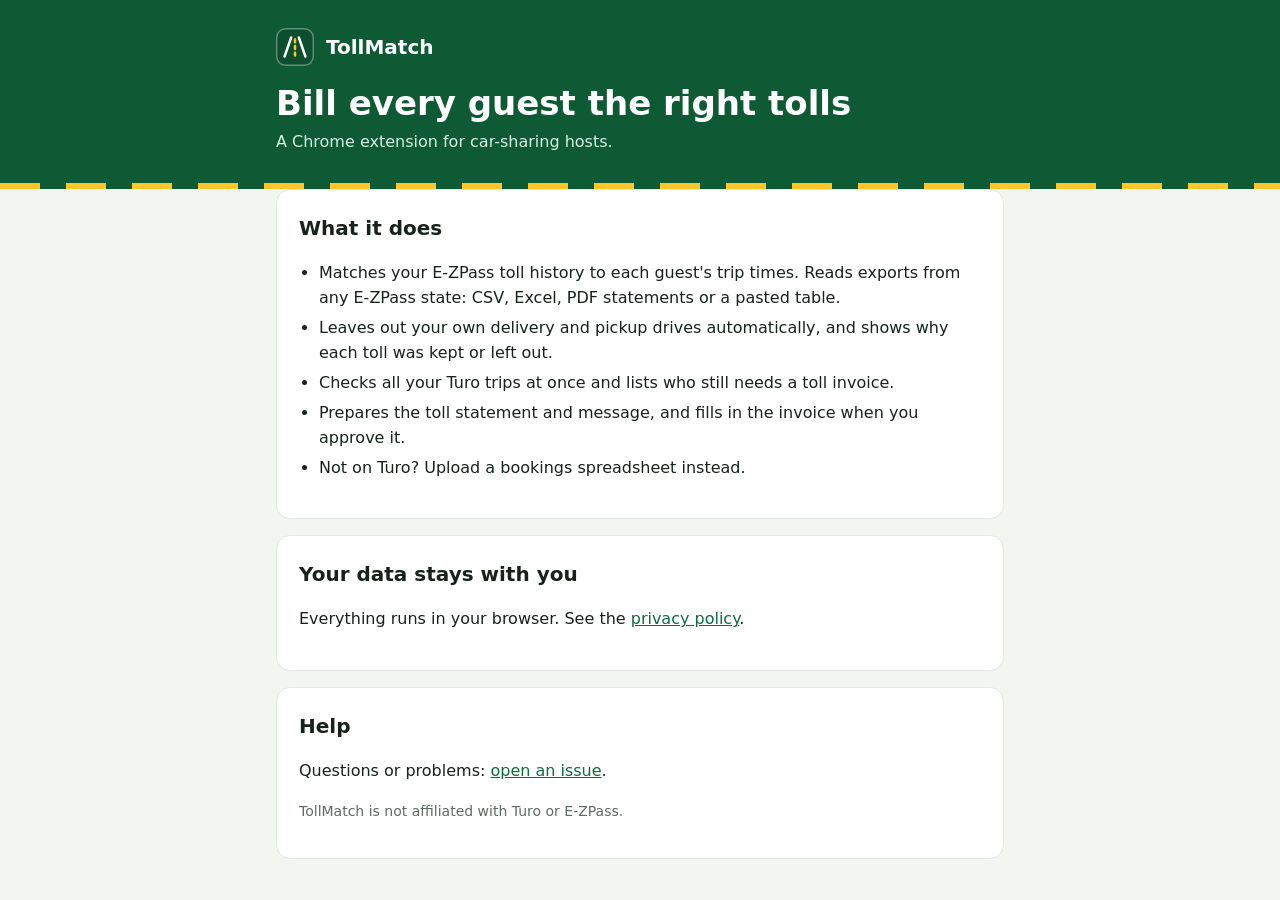
<file: index.html>
<!doctype html><html lang="en"><head><meta charset="utf-8"><meta name="viewport" content="width=device-width,initial-scale=1"><title>TollMatch</title><meta name="description" content="Bill every car-sharing guest the right tolls."><link rel="stylesheet" href="style.css"></head><body>
<header><div class="wrap"><span class="brand"><svg width="38" height="38" viewBox="0 0 40 40" aria-hidden="true"><rect x=".75" y=".75" width="38.5" height="38.5" rx="9.5" fill="#0b4f2e" stroke="rgba(255,255,255,.35)" stroke-width="1.5"/><path d="M9 30 L16 10 M31 30 L24 10" stroke="#fff" stroke-width="2.6" stroke-linecap="round"/><path d="M20 12v3M20 19v3M20 26v3" stroke="#ffc629" stroke-width="2.6" stroke-linecap="round"/></svg> TollMatch</span><h1>Bill every guest the right tolls</h1><p>A Chrome extension for car-sharing hosts.</p></div></header>
<main class="wrap">
<div class="card"><h2>What it does</h2><ul>
<li>Matches your E-ZPass toll history to each guest's trip times. Reads exports from any E-ZPass state: CSV, Excel, PDF statements or a pasted table.</li>
<li>Leaves out your own delivery and pickup drives automatically, and shows why each toll was kept or left out.</li>
<li>Checks all your Turo trips at once and lists who still needs a toll invoice.</li>
<li>Prepares the toll statement and message, and fills in the invoice when you approve it.</li>
<li>Not on Turo? Upload a bookings spreadsheet instead.</li>
</ul></div>
<div class="card"><h2>Your data stays with you</h2><p>Everything runs in your browser. See the <a href="privacy.html">privacy policy</a>.</p></div>
<div class="card"><h2>Help</h2><p>Questions or problems: <a href="https://github.com/Nehelaaa/tollmatch/issues">open an issue</a>.</p><p class="muted">TollMatch is not affiliated with Turo or E-ZPass.</p></div>
</main></body></html>
</file>
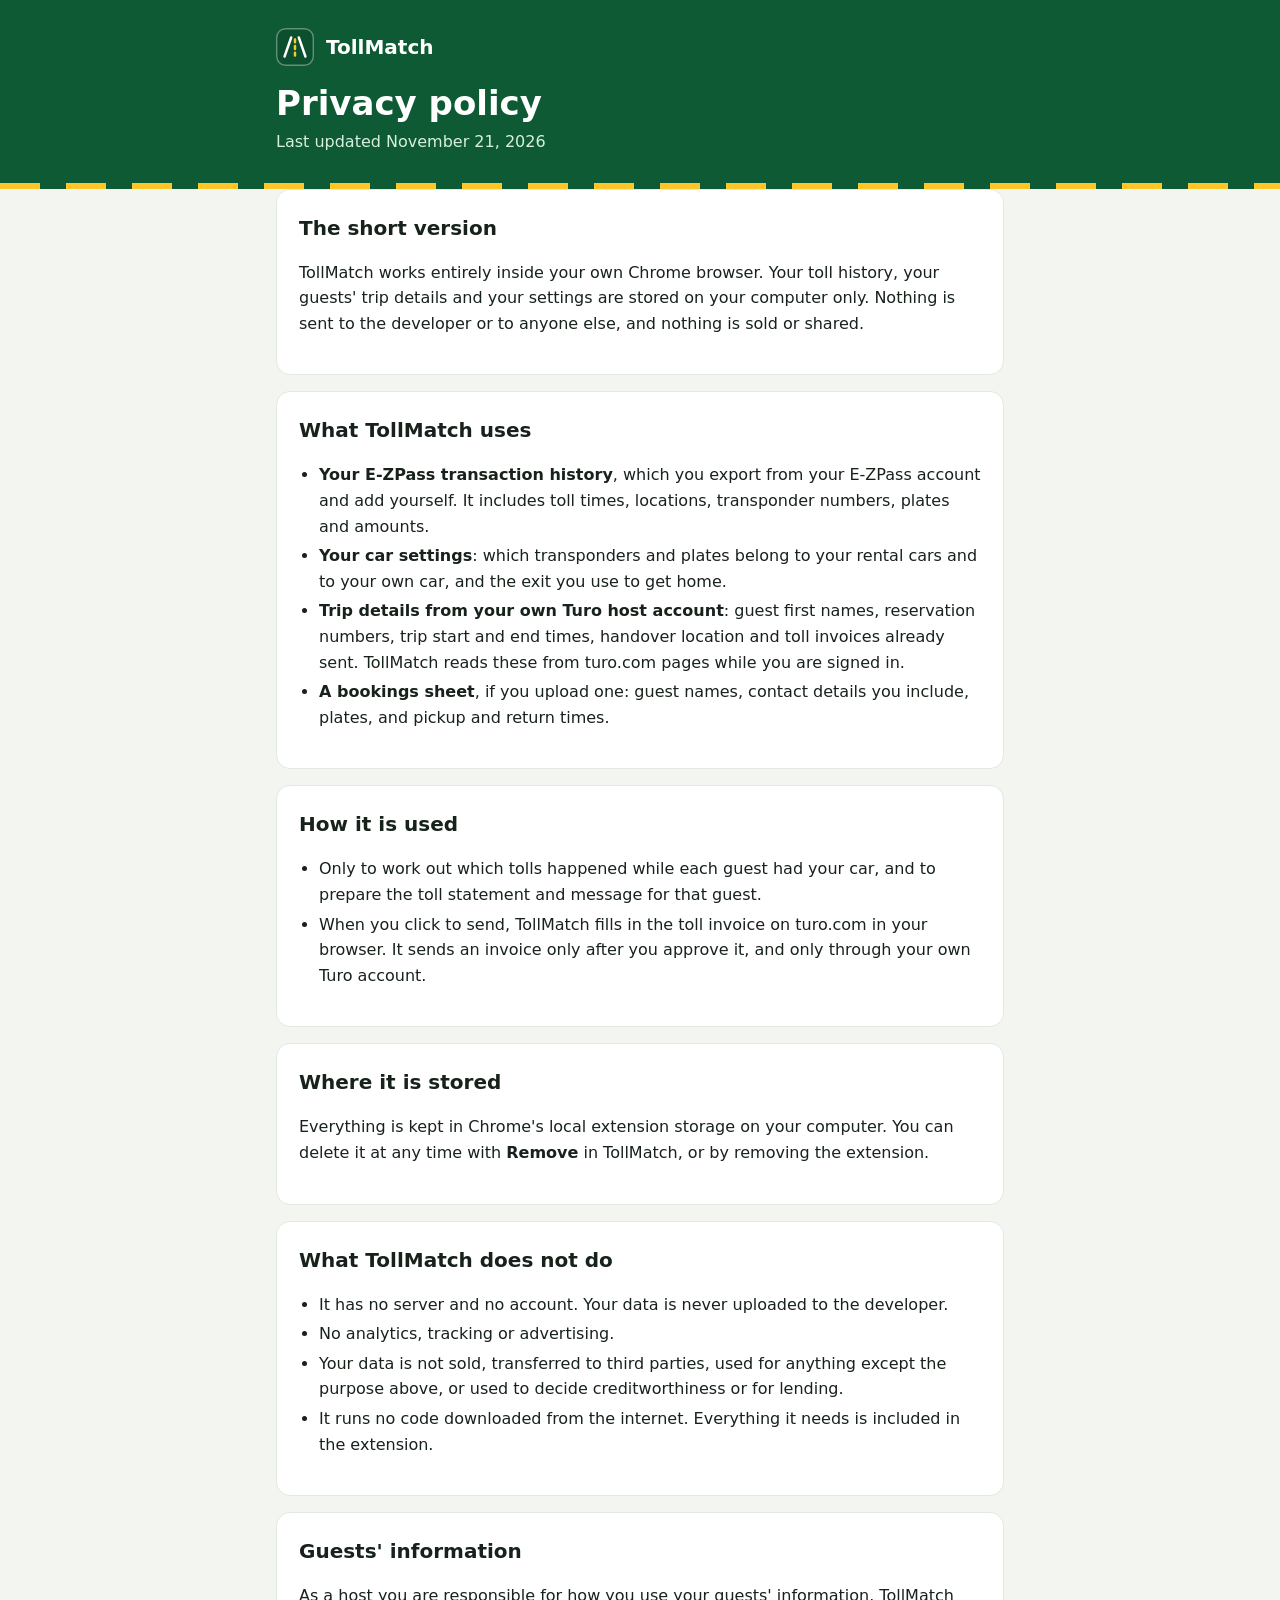
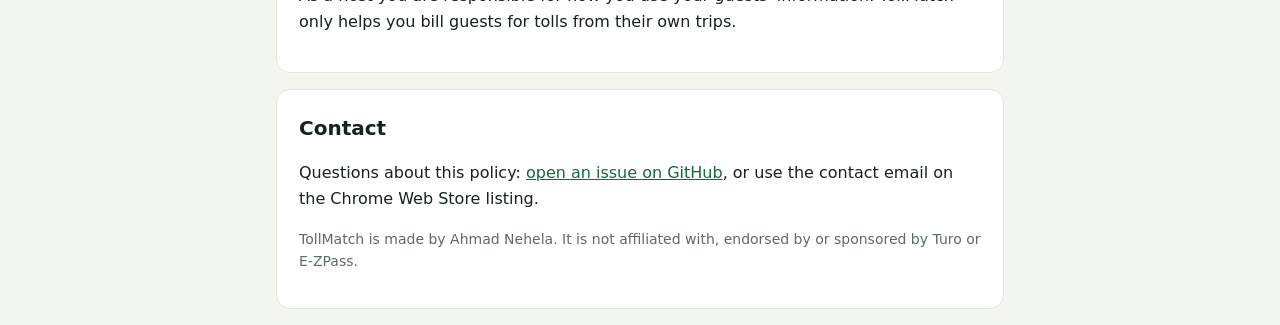
<file: privacy.html>
<!doctype html><html lang="en"><head><meta charset="utf-8"><meta name="viewport" content="width=device-width,initial-scale=1"><title>TollMatch Privacy Policy</title><link rel="stylesheet" href="style.css"></head><body>
<header><div class="wrap"><a class="brand" href="./"><svg width="38" height="38" viewBox="0 0 40 40" aria-hidden="true"><rect x=".75" y=".75" width="38.5" height="38.5" rx="9.5" fill="#0b4f2e" stroke="rgba(255,255,255,.35)" stroke-width="1.5"/><path d="M9 30 L16 10 M31 30 L24 10" stroke="#fff" stroke-width="2.6" stroke-linecap="round"/><path d="M20 12v3M20 19v3M20 26v3" stroke="#ffc629" stroke-width="2.6" stroke-linecap="round"/></svg> TollMatch</a><h1>Privacy policy</h1><p>Last updated November 21, 2026</p></div></header>
<main class="wrap">
<div class="card"><h2>The short version</h2><p>TollMatch works entirely inside your own Chrome browser. Your toll history, your guests' trip details and your settings are stored on your computer only. Nothing is sent to the developer or to anyone else, and nothing is sold or shared.</p></div>
<div class="card"><h2>What TollMatch uses</h2><ul>
<li><b>Your E-ZPass transaction history</b>, which you export from your E-ZPass account and add yourself. It includes toll times, locations, transponder numbers, plates and amounts.</li>
<li><b>Your car settings</b>: which transponders and plates belong to your rental cars and to your own car, and the exit you use to get home.</li>
<li><b>Trip details from your own Turo host account</b>: guest first names, reservation numbers, trip start and end times, handover location and toll invoices already sent. TollMatch reads these from turo.com pages while you are signed in.</li>
<li><b>A bookings sheet</b>, if you upload one: guest names, contact details you include, plates, and pickup and return times.</li>
</ul></div>
<div class="card"><h2>How it is used</h2><ul>
<li>Only to work out which tolls happened while each guest had your car, and to prepare the toll statement and message for that guest.</li>
<li>When you click to send, TollMatch fills in the toll invoice on turo.com in your browser. It sends an invoice only after you approve it, and only through your own Turo account.</li>
</ul></div>
<div class="card"><h2>Where it is stored</h2><p>Everything is kept in Chrome's local extension storage on your computer. You can delete it at any time with <b>Remove</b> in TollMatch, or by removing the extension.</p></div>
<div class="card"><h2>What TollMatch does not do</h2><ul>
<li>It has no server and no account. Your data is never uploaded to the developer.</li>
<li>No analytics, tracking or advertising.</li>
<li>Your data is not sold, transferred to third parties, used for anything except the purpose above, or used to decide creditworthiness or for lending.</li>
<li>It runs no code downloaded from the internet. Everything it needs is included in the extension.</li>
</ul></div>
<div class="card"><h2>Guests' information</h2><p>As a host you are responsible for how you use your guests' information. TollMatch only helps you bill guests for tolls from their own trips.</p></div>
<div class="card"><h2>Contact</h2><p>Questions about this policy: <a href="https://github.com/Nehelaaa/tollmatch/issues">open an issue on GitHub</a>, or use the contact email on the Chrome Web Store listing.</p><p class="muted">TollMatch is made by Ahmad Nehela. It is not affiliated with, endorsed by or sponsored by Turo or E-ZPass.</p></div>
</main></body></html>
</file>
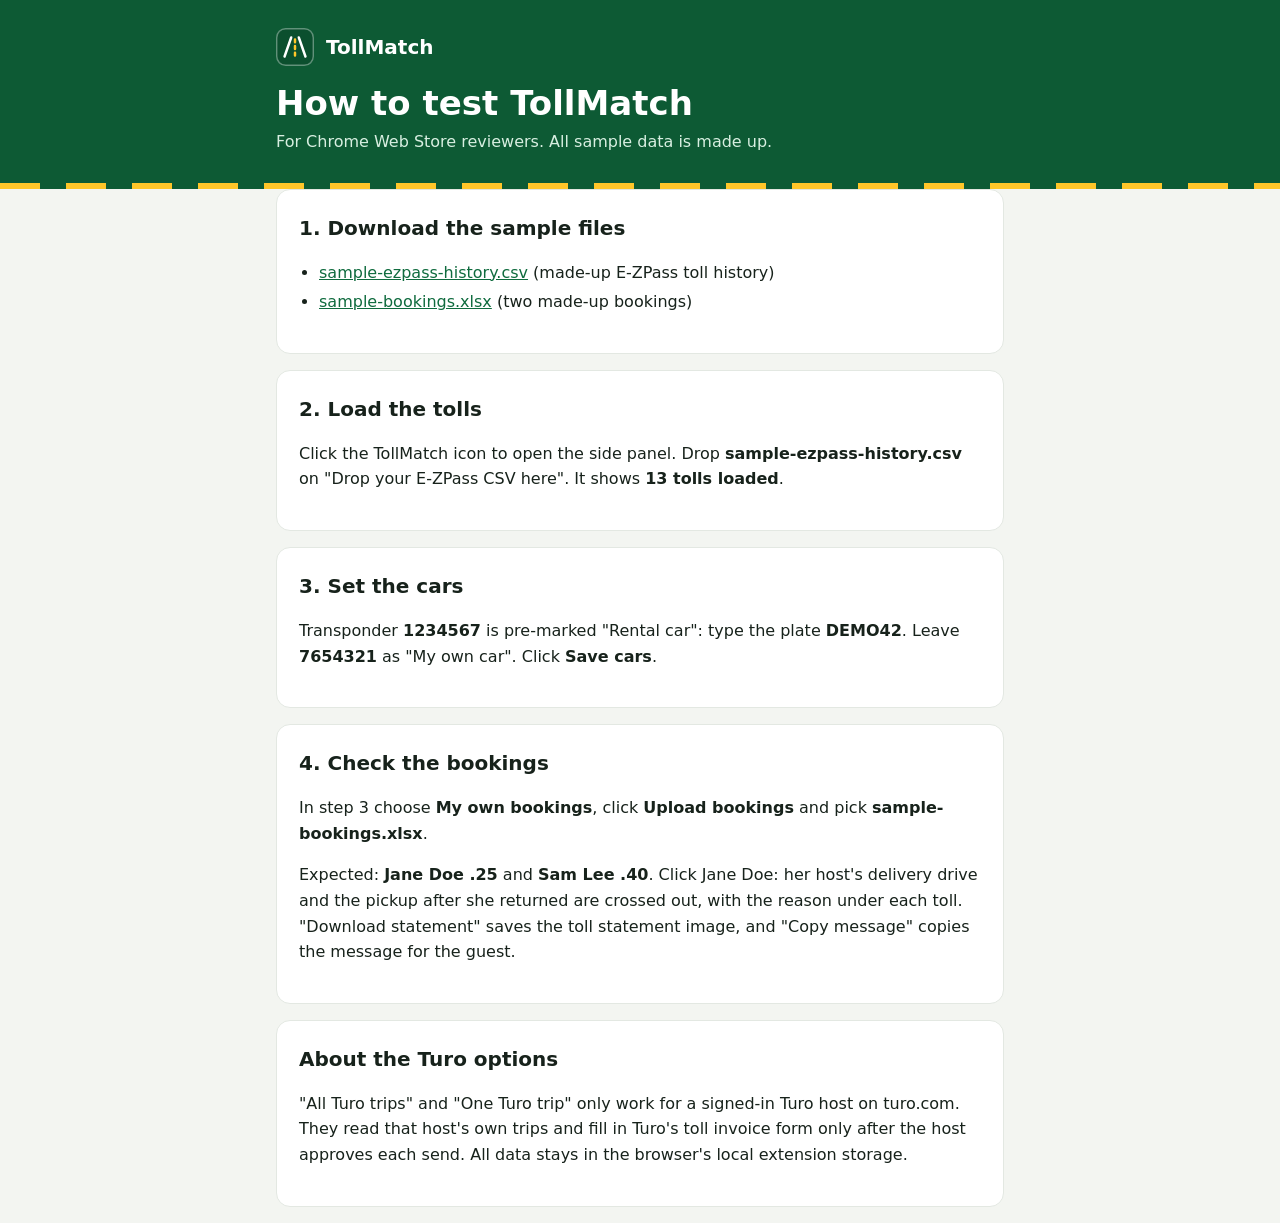
<file: test.html>
<!doctype html><html lang="en"><head><meta charset="utf-8"><meta name="viewport" content="width=device-width,initial-scale=1"><title>TollMatch Test Steps</title><link rel="stylesheet" href="style.css"></head><body>
<header><div class="wrap"><a class="brand" href="./"><svg width="38" height="38" viewBox="0 0 40 40" aria-hidden="true"><rect x=".75" y=".75" width="38.5" height="38.5" rx="9.5" fill="#0b4f2e" stroke="rgba(255,255,255,.35)" stroke-width="1.5"/><path d="M9 30 L16 10 M31 30 L24 10" stroke="#fff" stroke-width="2.6" stroke-linecap="round"/><path d="M20 12v3M20 19v3M20 26v3" stroke="#ffc629" stroke-width="2.6" stroke-linecap="round"/></svg> TollMatch</a><h1>How to test TollMatch</h1><p>For Chrome Web Store reviewers. All sample data is made up.</p></div></header>
<main class="wrap">
<div class="card"><h2>1. Download the sample files</h2><ul>
<li><a href="sample/sample-ezpass-history.csv">sample-ezpass-history.csv</a> (made-up E-ZPass toll history)</li>
<li><a href="sample/sample-bookings.xlsx">sample-bookings.xlsx</a> (two made-up bookings)</li></ul></div>
<div class="card"><h2>2. Load the tolls</h2><p>Click the TollMatch icon to open the side panel. Drop <b>sample-ezpass-history.csv</b> on "Drop your E-ZPass CSV here". It shows <b>13 tolls loaded</b>.</p></div>
<div class="card"><h2>3. Set the cars</h2><p>Transponder <b>1234567</b> is pre-marked "Rental car": type the plate <b>DEMO42</b>. Leave <b>7654321</b> as "My own car". Click <b>Save cars</b>.</p></div>
<div class="card"><h2>4. Check the bookings</h2><p>In step 3 choose <b>My own bookings</b>, click <b>Upload bookings</b> and pick <b>sample-bookings.xlsx</b>.</p>
<p>Expected: <b>Jane Doe .25</b> and <b>Sam Lee .40</b>. Click Jane Doe: her host's delivery drive and the pickup after she returned are crossed out, with the reason under each toll. "Download statement" saves the toll statement image, and "Copy message" copies the message for the guest.</p></div>
<div class="card"><h2>About the Turo options</h2><p>"All Turo trips" and "One Turo trip" only work for a signed-in Turo host on turo.com. They read that host's own trips and fill in Turo's toll invoice form only after the host approves each send. All data stays in the browser's local extension storage.</p></div>
</main></body></html>
</file>
<file: style.css>
:root{--bg:#f3f5f1;--card:#fff;--fg:#17221b;--muted:#5d6b62;--brand:#0f6b3e;--sun:#ffc629;--line:#e3e8e2}
@media (prefers-color-scheme:dark){:root:not([data-theme=light]){--bg:#111613;--card:#1a201c;--fg:#e7ede8;--muted:#9aa89e;--brand:#2fa56a;--line:#2a332d}}
*{box-sizing:border-box}body{margin:0;background:var(--bg);color:var(--fg);font:16px/1.6 system-ui,-apple-system,"Segoe UI",Roboto,sans-serif}
header{background:#0d5a34;color:#fff;padding:28px 16px 34px;position:relative}
header:after{content:"";position:absolute;left:0;right:0;bottom:0;height:6px;background:repeating-linear-gradient(90deg,var(--sun) 0 40px,transparent 40px 66px)}
.wrap{max-width:760px;margin:0 auto;padding:0 16px}.brand{display:flex;gap:12px;align-items:center;font-weight:700;font-size:20px;color:#fff;text-decoration:none}
header h1{font-size:34px;line-height:1.15;margin:18px 0 6px}header p{margin:0;color:#d8efe1}
main{padding:28px 0 60px}.card{background:var(--card);border:1px solid var(--line);border-radius:14px;padding:22px;margin:0 0 16px}
h2{font-size:20px;margin:0 0 8px}a{color:var(--brand)}ul{padding-left:20px}li{margin:4px 0}.muted{color:var(--muted);font-size:14px}
footer{color:var(--muted);font-size:14px;padding:0 0 40px}
</file>
